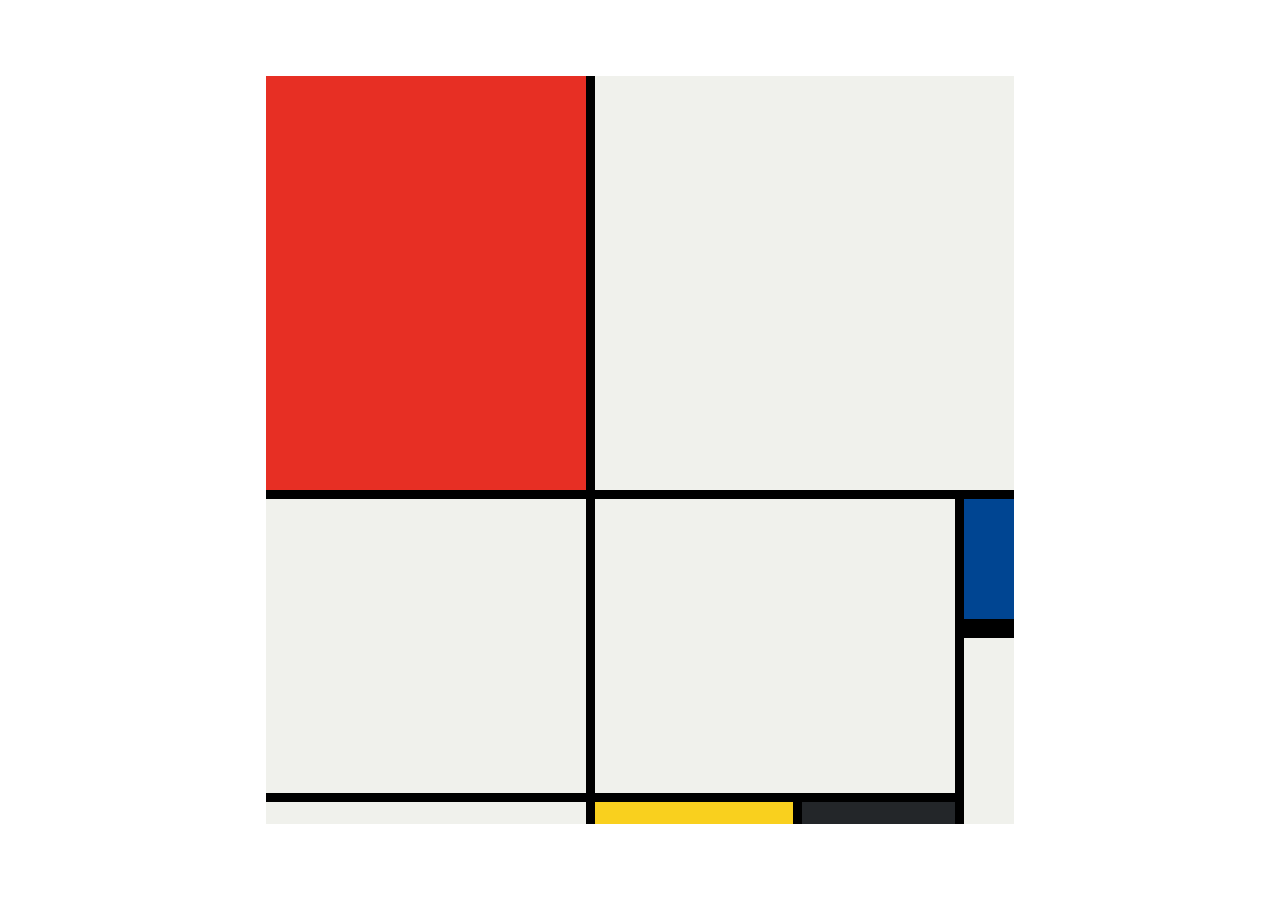
<file: Web-Development-Activities/10.3 Mondrian Project/index.html>
<!DOCTYPE html>
<html lang="en">

<head>
  <meta charset="UTF-8">
  <meta name="viewport" content="width=device-width, initial-scale=1.0">
  <title>Mondrian Project</title>
  <style>
    /* 
    Write your CSS here 
    Gap Colour: #000
    White: #F0F1EC
    Red: #E72F24
    Black: #232629
    Blue: #004592
    Yellow: #F9D01E

    For dimensions, see dimensions.png image.
    HINT: Remember you can't change the properties of grid lines.
    But grid lines are transparent!
    */
    body{
      display: flex;
      justify-content: center;
      align-items: center;
      height: 100vh;
      margin: 0;
      padding: 0;
    }

    .container {
      height: 748px;
      width: 748px;
      display: grid;
      background-color: #000;
      grid-template-columns: 320px 198px 153px 50px;
      grid-template-rows: 414px 130px 155px 22px;
      gap: 9px;
    }

    .item {
      background-color: #F0F1EC;
    }

    .red {
      background-color: #E72F24;
    }

    .white1 {
      grid-column: span 3;
    }

    .white2 {
      grid-row: span 2;
    }

    .white3 {
      grid-area: 2 / 2 / 4 /4
    }

    .blue {
      background-color: #004592;
      border-bottom: 10px solid #000;
    }

    .white4 {
      grid-row: span 2;
    }

    .yellow {
      background-color: #F9D01E;
    }

    .black {
      background-color: #232629;
    }
  </style>
</head>

<body>
  <!-- Write your HTML here -->
  <div class="container">
    <div class="item red"></div>
    <div class="item white1"></div>
    <div class="item white2"></div>
    <div class="item white3"></div>

    <div class="item blue"></div>
    <div class="item white4"></div>

    <div class="item"></div>
    <div class="item yellow"></div>
    <div class="item black"></div>
  </div>

</html>
</file>
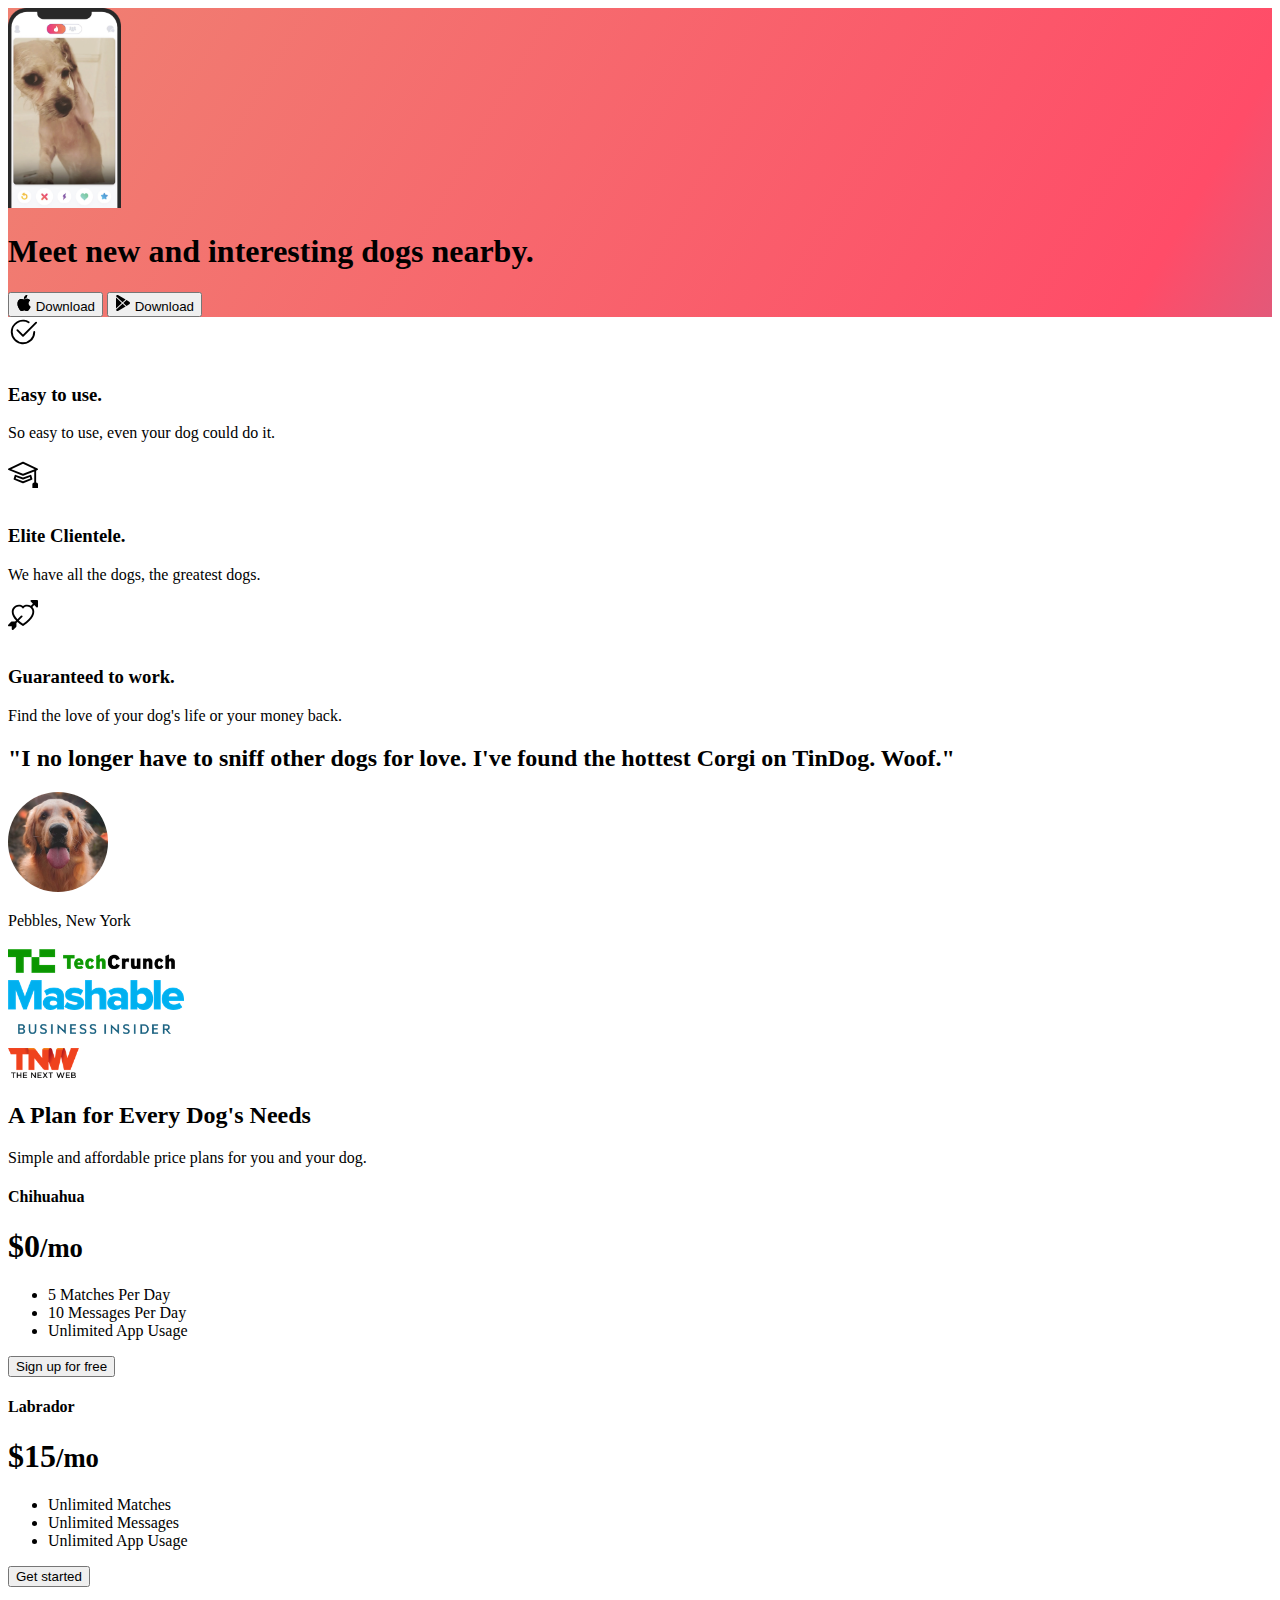
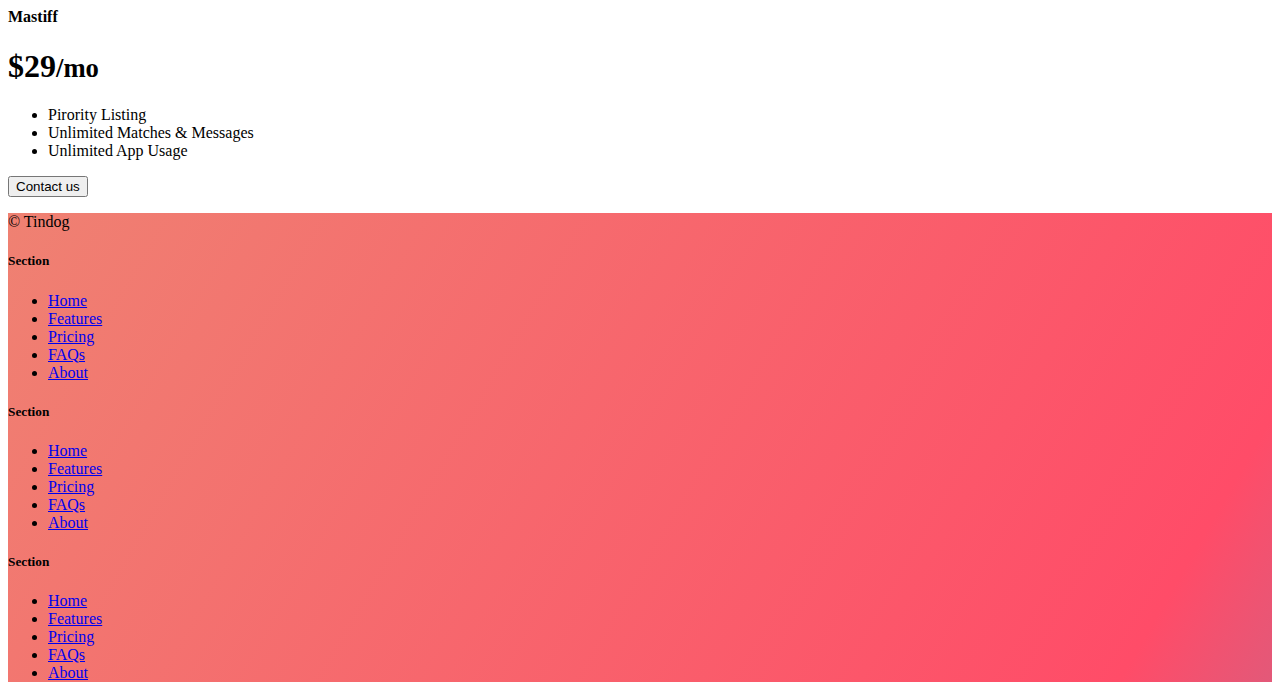
<file: Web-Development-Activities/11.3 TinDog Project/index.html>
<!DOCTYPE html>
<html lang="en">
  <head>
    <meta charset="UTF-8" />
    <meta name="viewport" content="width=device-width, initial-scale=1.0" />
    <link rel="stylesheet" href="./css/style.css" />
    <link
      href="https://cdn.jsdelivr.net/npm/bootstrap@5.3.0-alpha3/dist/css/bootstrap.min.css"
      rel="stylesheet"
      integrity="sha384-KK94CHFLLe+nY2dmCWGMq91rCGa5gtU4mk92HdvYe+M/SXH301p5ILy+dN9+nJOZ"
      crossorigin="anonymous"
    />
    <title>TinDog</title>
  </head>

  <body>
    <!-- Title -->
    <section id="title" class="gradient-background">
      <div class="container col-xxl-8 px-4 pt-5">
        <div class="row flex-lg-row-reverse align-items-center g-5 pt-5">
          <div class="col-10 col-sm-8 col-lg-6">
            <img
              src="./images/iphone.png"
              class="d-block mx-lg-auto img-fluid"
              alt="Bootstrap Themes"
              height="200"
              loading="lazy"
            />
          </div>
          <div class="col-lg-6">
            <h1 class="display-5 fw-bold text-body-emphasis lh-1 mb-3">
              Meet new and interesting dogs nearby.
            </h1>

            <div class="d-grid gap-2 d-md-flex justify-content-md-start">
              <button type="button" class="btn btn-light btn-lg px-4 me-md-2">
                <svg
                  xmlns="http://www.w3.org/2000/svg"
                  width="16"
                  height="16"
                  fill="currentColor"
                  class="bi bi-apple mb-1"
                  viewBox="0 0 16 16"
                >
                  <path
                    d="M11.182.008C11.148-.03 9.923.023 8.857 1.18c-1.066 1.156-.902 2.482-.878 2.516.024.034 1.52.087 2.475-1.258.955-1.345.762-2.391.728-2.43Zm3.314 11.733c-.048-.096-2.325-1.234-2.113-3.422.212-2.189 1.675-2.789 1.698-2.854.023-.065-.597-.79-1.254-1.157a3.692 3.692 0 0 0-1.563-.434c-.108-.003-.483-.095-1.254.116-.508.139-1.653.589-1.968.607-.316.018-1.256-.522-2.267-.665-.647-.125-1.333.131-1.824.328-.49.196-1.422.754-2.074 2.237-.652 1.482-.311 3.83-.067 4.56.244.729.625 1.924 1.273 2.796.576.984 1.34 1.667 1.659 1.899.319.232 1.219.386 1.843.067.502-.308 1.408-.485 1.766-.472.357.013 1.061.154 1.782.539.571.197 1.111.115 1.652-.105.541-.221 1.324-1.059 2.238-2.758.347-.79.505-1.217.473-1.282Z"
                  />
                  <path
                    d="M11.182.008C11.148-.03 9.923.023 8.857 1.18c-1.066 1.156-.902 2.482-.878 2.516.024.034 1.52.087 2.475-1.258.955-1.345.762-2.391.728-2.43Zm3.314 11.733c-.048-.096-2.325-1.234-2.113-3.422.212-2.189 1.675-2.789 1.698-2.854.023-.065-.597-.79-1.254-1.157a3.692 3.692 0 0 0-1.563-.434c-.108-.003-.483-.095-1.254.116-.508.139-1.653.589-1.968.607-.316.018-1.256-.522-2.267-.665-.647-.125-1.333.131-1.824.328-.49.196-1.422.754-2.074 2.237-.652 1.482-.311 3.83-.067 4.56.244.729.625 1.924 1.273 2.796.576.984 1.34 1.667 1.659 1.899.319.232 1.219.386 1.843.067.502-.308 1.408-.485 1.766-.472.357.013 1.061.154 1.782.539.571.197 1.111.115 1.652-.105.541-.221 1.324-1.059 2.238-2.758.347-.79.505-1.217.473-1.282Z"
                  />
                </svg>
                Download
              </button>
              <button type="button" class="btn btn-outline-light btn-lg px-4">
                <svg
                  xmlns="http://www.w3.org/2000/svg"
                  width="16"
                  height="16"
                  fill="currentColor"
                  class="bi bi-google-play mb-1"
                  viewBox="0 0 16 16"
                >
                  <path
                    d="M14.222 9.374c1.037-.61 1.037-2.137 0-2.748L11.528 5.04 8.32 8l3.207 2.96 2.694-1.586Zm-3.595 2.116L7.583 8.68 1.03 14.73c.201 1.029 1.36 1.61 2.303 1.055l7.294-4.295ZM1 13.396V2.603L6.846 8 1 13.396ZM1.03 1.27l6.553 6.05 3.044-2.81L3.333.215C2.39-.341 1.231.24 1.03 1.27Z"
                  />
                </svg>
                Download
              </button>
            </div>
          </div>
        </div>
      </div>
    </section>
    <!-- Features -->
    <section id="features">
      <div class="container mt-5">
        <div class="row g-4 py-5 row-cols-1 row-cols-lg-3">
          <div class="col d-flex align-items-start">
            <div
              class="icon-square text-body-emphasis bg-body-secondary d-inline-flex align-items-center justify-content-center fs-4 flex-shrink-0 me-3"
            >
              <svg
                xmlns="http://www.w3.org/2000/svg"
                height="30"
                fill="currentColor"
                class="bi bi-check2-circle"
                viewBox="0 0 16 16"
              >
                <path
                  d="M2.5 8a5.5 5.5 0 0 1 8.25-4.764.5.5 0 0 0 .5-.866A6.5 6.5 0 1 0 14.5 8a.5.5 0 0 0-1 0 5.5 5.5 0 1 1-11 0z"
                />
                <path
                  d="M15.354 3.354a.5.5 0 0 0-.708-.708L8 9.293 5.354 6.646a.5.5 0 1 0-.708.708l3 3a.5.5 0 0 0 .708 0l7-7z"
                />
              </svg>
            </div>
            <div>
              <h3 class="fs-2">Easy to use.</h3>
              <p>So easy to use, even your dog could do it.</p>
            </div>
          </div>
          <div class="col d-flex align-items-start">
            <div
              class="icon-square text-body-emphasis bg-body-secondary d-inline-flex align-items-center justify-content-center fs-4 flex-shrink-0 me-3"
            >
              <svg
                xmlns="http://www.w3.org/2000/svg"
                height="30"
                fill="currentColor"
                class="bi bi-mortarboard"
                viewBox="0 0 16 16"
              >
                <path
                  d="M8.211 2.047a.5.5 0 0 0-.422 0l-7.5 3.5a.5.5 0 0 0 .025.917l7.5 3a.5.5 0 0 0 .372 0L14 7.14V13a1 1 0 0 0-1 1v2h3v-2a1 1 0 0 0-1-1V6.739l.686-.275a.5.5 0 0 0 .025-.917l-7.5-3.5ZM8 8.46 1.758 5.965 8 3.052l6.242 2.913L8 8.46Z"
                />
                <path
                  d="M4.176 9.032a.5.5 0 0 0-.656.327l-.5 1.7a.5.5 0 0 0 .294.605l4.5 1.8a.5.5 0 0 0 .372 0l4.5-1.8a.5.5 0 0 0 .294-.605l-.5-1.7a.5.5 0 0 0-.656-.327L8 10.466 4.176 9.032Zm-.068 1.873.22-.748 3.496 1.311a.5.5 0 0 0 .352 0l3.496-1.311.22.748L8 12.46l-3.892-1.556Z"
                />
              </svg>
            </div>
            <div>
              <h3 class="fs-2">Elite Clientele.</h3>
              <p>We have all the dogs, the greatest dogs.</p>
            </div>
          </div>
          <div class="col d-flex align-items-start">
            <div
              class="icon-square text-body-emphasis bg-body-secondary d-inline-flex align-items-center justify-content-center fs-4 flex-shrink-0 me-3"
            >
              <svg
                xmlns="http://www.w3.org/2000/svg"
                height="30"
                fill="currentColor"
                class="bi bi-arrow-through-heart"
                viewBox="0 0 16 16"
              >
                <path
                  fill-rule="evenodd"
                  d="M2.854 15.854A.5.5 0 0 1 2 15.5V14H.5a.5.5 0 0 1-.354-.854l1.5-1.5A.5.5 0 0 1 2 11.5h1.793l.53-.53c-.771-.802-1.328-1.58-1.704-2.32-.798-1.575-.775-2.996-.213-4.092C3.426 2.565 6.18 1.809 8 3.233c1.25-.98 2.944-.928 4.212-.152L13.292 2 12.147.854A.5.5 0 0 1 12.5 0h3a.5.5 0 0 1 .5.5v3a.5.5 0 0 1-.854.354L14 2.707l-1.006 1.006c.236.248.44.531.6.845.562 1.096.585 2.517-.213 4.092-.793 1.563-2.395 3.288-5.105 5.08L8 13.912l-.276-.182a21.86 21.86 0 0 1-2.685-2.062l-.539.54V14a.5.5 0 0 1-.146.354l-1.5 1.5Zm2.893-4.894A20.419 20.419 0 0 0 8 12.71c2.456-1.666 3.827-3.207 4.489-4.512.679-1.34.607-2.42.215-3.185-.817-1.595-3.087-2.054-4.346-.761L8 4.62l-.358-.368c-1.259-1.293-3.53-.834-4.346.761-.392.766-.464 1.845.215 3.185.323.636.815 1.33 1.519 2.065l1.866-1.867a.5.5 0 1 1 .708.708L5.747 10.96Z"
                />
              </svg>
            </div>
            <div>
              <h3 class="fs-2">Guaranteed to work.</h3>
              <p>Find the love of your dog's life or your money back.</p>
            </div>
          </div>
        </div>
      </div>
    </section>
    <!-- Testimonial -->
    <section id="testimonial">
      <div class="my-5">
        <div class="p-5 text-center bg-body-tertiary">
          <div class="container py-5">
            <h2 class="text-body-emphasis">
              "I no longer have to sniff other dogs for love. I've found the
              hottest Corgi on TinDog. Woof."
            </h2>
            <img
              class="profile-img mt-5"
              src="./images/dog-img.jpg"
              alt="dog image"
            />
            <p class="col-lg-8 mx-auto lead mt-2">Pebbles, New York</p>
          </div>

          <div class="container">
            <div class="row">
              <div class="col-lg-3 col-sm-12">
                <img
                  src="./images/techcrunch.png"
                  alt="techcrunch"
                  height="30"
                />
              </div>
              <div class="col-lg-3 col-sm-12">
                <img src="./images/mashable.png" alt="mashable" height="30" />
              </div>
              <div class="col-lg-3 col-sm-12">
                <img
                  src="./images/bizinsider.png"
                  alt="bizinsider"
                  height="30"
                />
              </div>
              <div class="col-lg-3 col-sm-12">
                <img src="./images/tnw.png" alt="tnw" height="30" />
              </div>
            </div>
          </div>
        </div>
      </div>
    </section>
    <!-- Pricing -->
    <section id="pricing">
      <div class="container">
        <div class="pricing-header p-3 pb-md-4 mx-auto text-center">
          <h2 class="display-4 fw-normal">A Plan for Every Dog's Needs</h2>
          <p class="fs-5 text-body-secondary">
            Simple and affordable price plans for you and your dog.
          </p>
        </div>

        <div class="row row-cols-1 row-cols-md-3 mb-3 text-center">
          <div class="col">
            <div class="card mb-4 rounded-3 shadow-sm">
              <div class="card-header py-3">
                <h4 class="my-0 fw-normal">Chihuahua</h4>
              </div>
              <div class="card-body">
                <h1 class="card-title pricing-card-title">
                  $0<small class="text-body-secondary fw-light">/mo</small>
                </h1>
                <ul class="list-unstyled mt-3 mb-4">
                  <li>5 Matches Per Day</li>
                  <li>10 Messages Per Day</li>
                  <li>Unlimited App Usage</li>
                </ul>
                <button type="button" class="w-100 btn btn-lg btn-outline-dark">
                  Sign up for free
                </button>
              </div>
            </div>
          </div>
          <div class="col">
            <div class="card mb-4 rounded-3 shadow-sm">
              <div class="card-header py-3">
                <h4 class="my-0 fw-normal">Labrador</h4>
              </div>
              <div class="card-body">
                <h1 class="card-title pricing-card-title">
                  $15<small class="text-body-secondary fw-light">/mo</small>
                </h1>
                <ul class="list-unstyled mt-3 mb-4">
                  <li>Unlimited Matches</li>
                  <li>Unlimited Messages</li>
                  <li>Unlimited App Usage</li>
                </ul>
                <button type="button" class="w-100 btn btn-lg btn-dark">
                  Get started
                </button>
              </div>
            </div>
          </div>
          <div class="col">
            <div class="card mb-4 rounded-3 shadow-sm border-dark">
              <div class="card-header py-3 text-bg-dark border-dark">
                <h4 class="my-0 fw-normal">Mastiff</h4>
              </div>
              <div class="card-body">
                <h1 class="card-title pricing-card-title">
                  $29<small class="text-body-secondary fw-light">/mo</small>
                </h1>
                <ul class="list-unstyled mt-3 mb-4">
                  <li>Pirority Listing</li>
                  <li>Unlimited Matches & Messages</li>
                  <li>Unlimited App Usage</li>
                </ul>
                <button type="button" class="w-100 btn btn-lg btn-dark">
                  Contact us
                </button>
              </div>
            </div>
          </div>
        </div>
      </div>
    </section>
    <!-- Footer -->
    <section id="contact" class="gradient-background">
      <div class="container">
        <footer
          class="row row-cols-1 row-cols-sm-2 row-cols-md-5 py-5 mt-5 border-top"
        >
          <div class="col mb-3">
            <p class="text-body-secondary">© Tindog</p>
          </div>

          <div class="col mb-3"></div>

          <div class="col mb-3">
            <h5>Section</h5>
            <ul class="nav flex-column">
              <li class="nav-item mb-2">
                <a href="#" class="nav-link p-0 text-body-secondary">Home</a>
              </li>
              <li class="nav-item mb-2">
                <a href="#" class="nav-link p-0 text-body-secondary"
                  >Features</a
                >
              </li>
              <li class="nav-item mb-2">
                <a href="#" class="nav-link p-0 text-body-secondary">Pricing</a>
              </li>
              <li class="nav-item mb-2">
                <a href="#" class="nav-link p-0 text-body-secondary">FAQs</a>
              </li>
              <li class="nav-item mb-2">
                <a href="#" class="nav-link p-0 text-body-secondary">About</a>
              </li>
            </ul>
          </div>

          <div class="col mb-3">
            <h5>Section</h5>
            <ul class="nav flex-column">
              <li class="nav-item mb-2">
                <a href="#" class="nav-link p-0 text-body-secondary">Home</a>
              </li>
              <li class="nav-item mb-2">
                <a href="#" class="nav-link p-0 text-body-secondary"
                  >Features</a
                >
              </li>
              <li class="nav-item mb-2">
                <a href="#" class="nav-link p-0 text-body-secondary">Pricing</a>
              </li>
              <li class="nav-item mb-2">
                <a href="#" class="nav-link p-0 text-body-secondary">FAQs</a>
              </li>
              <li class="nav-item mb-2">
                <a href="#" class="nav-link p-0 text-body-secondary">About</a>
              </li>
            </ul>
          </div>

          <div class="col mb-3">
            <h5>Section</h5>
            <ul class="nav flex-column">
              <li class="nav-item mb-2">
                <a href="#" class="nav-link p-0 text-body-secondary">Home</a>
              </li>
              <li class="nav-item mb-2">
                <a href="#" class="nav-link p-0 text-body-secondary"
                  >Features</a
                >
              </li>
              <li class="nav-item mb-2">
                <a href="#" class="nav-link p-0 text-body-secondary">Pricing</a>
              </li>
              <li class="nav-item mb-2">
                <a href="#" class="nav-link p-0 text-body-secondary">FAQs</a>
              </li>
              <li class="nav-item mb-2">
                <a href="#" class="nav-link p-0 text-body-secondary">About</a>
              </li>
            </ul>
          </div>
        </footer>
      </div>
    </section>
  </body>
</html>
</file>
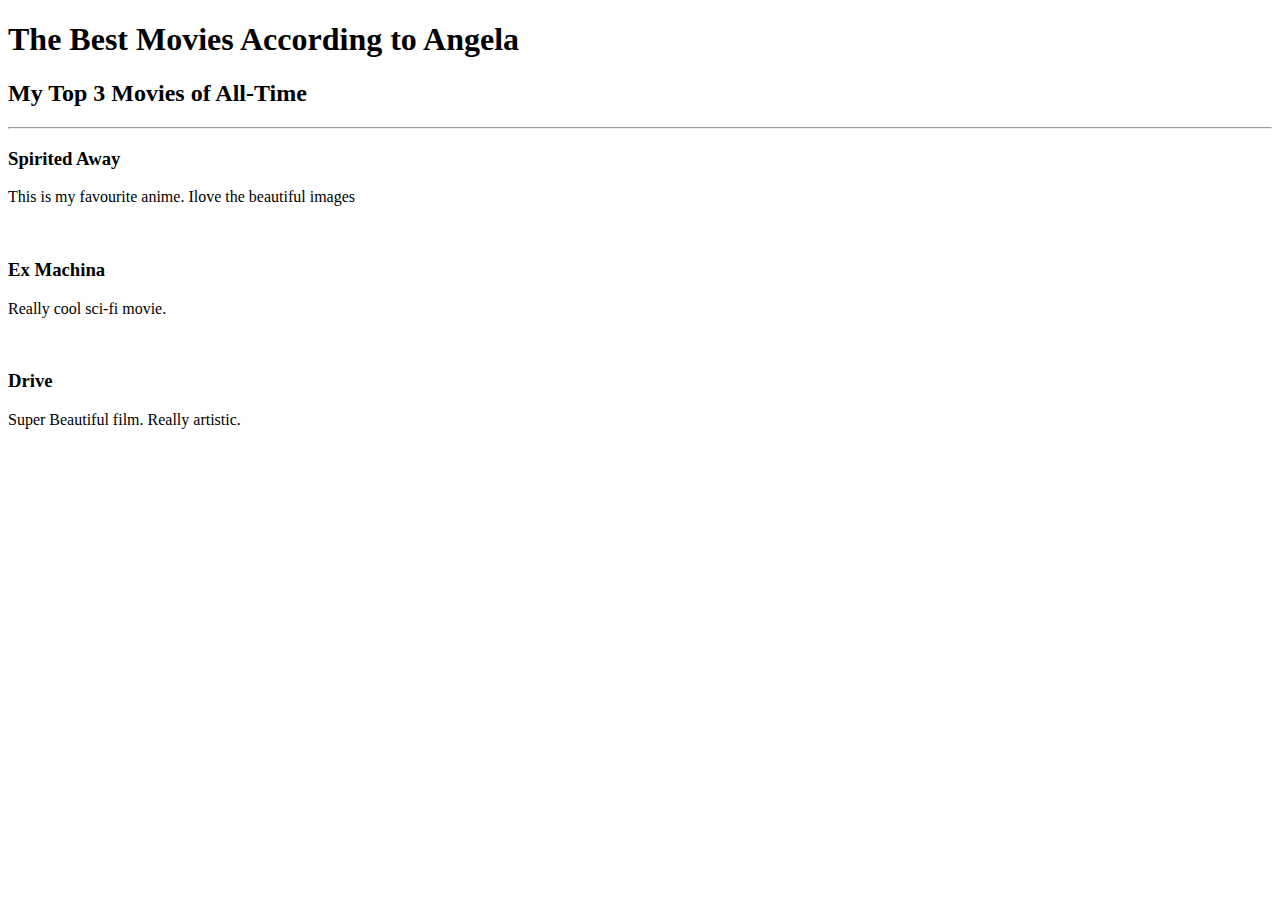
<file: Web-Development-Activities/2.4 Movie Ranking Project/index.html>
<!-- Write your code below -->
<!DOCTYPE html>
<html lang="en">
  <head>
    <meta charset="UTF-8" />
    <meta name="viewport" content="width=device-width, initial-scale=1.0" />
    <title>Document</title>
  </head>
  <body>
    <h1>The Best Movies According to Angela</h1>
    <h2>My Top 3 Movies of All-Time</h2>
    <hr />
    <h3>Spirited Away</h3>
    <p>This is my favourite anime. Ilove the beautiful images</p>
    <br />
    <h3>Ex Machina</h3>
    <p>Really cool sci-fi movie.</p>
    <br />
    <h3>Drive</h3>
    <p>Super Beautiful film. Really artistic.</p>
  </body>
</html>
</file>
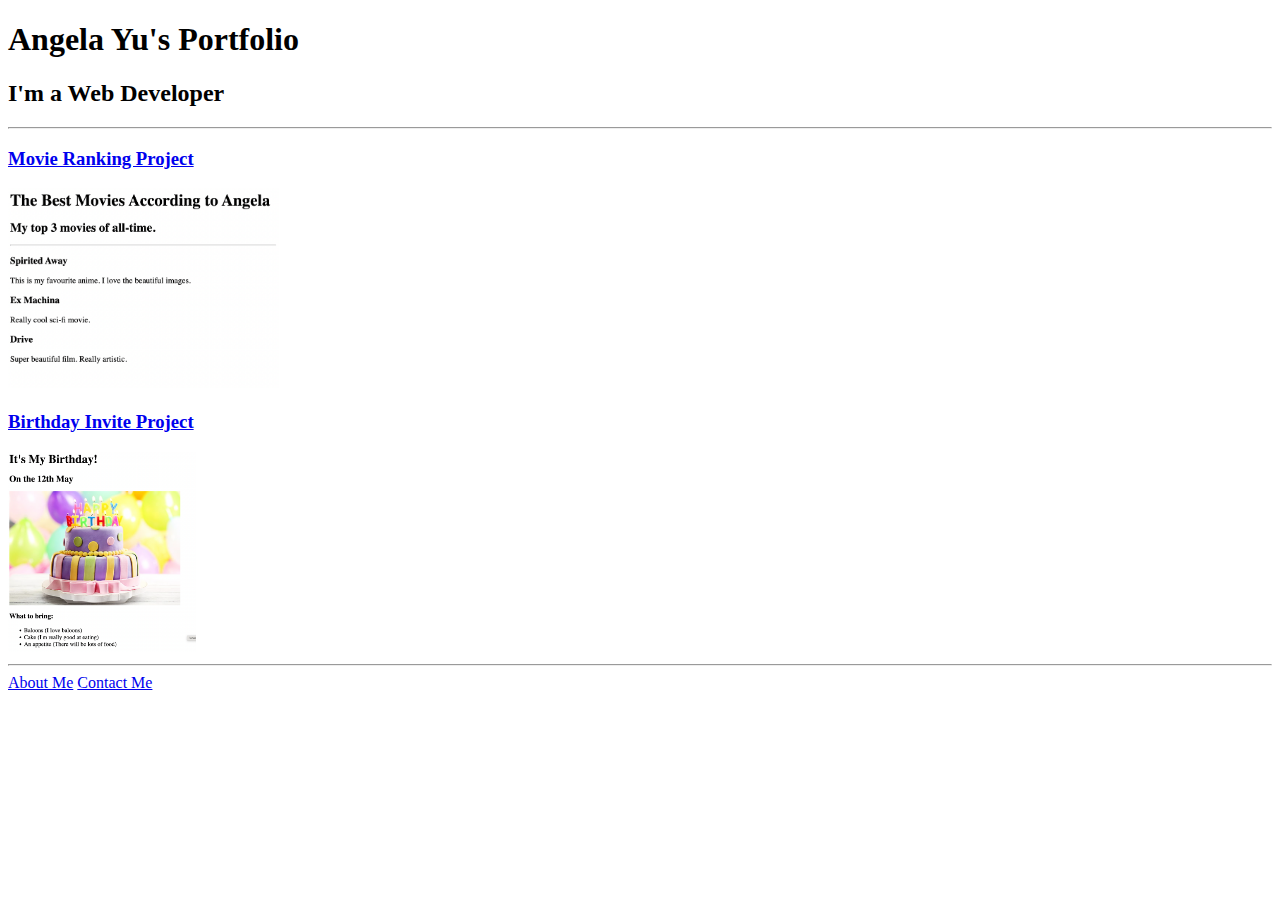
<file: Web-Development-Activities/4.3 HTML Porfolio Project/index.html>
<!-- TODO 1: Create the HTML Boilerplate -->

<!-- TODO 2: Add Your previous projects' HTML into the public folder -->

<!-- TODO 3: Take screenshots of your project previews and add the images to the images folder -->

<!-- TODO 4: Add titles/subtitles etc. -->

<!-- TODO 5: Add a link to the project pages -->

<!-- TODO 6: Add images to show the project previews
HINT for TODO 6: You can use the height attribute set to 200 to make the image smaller:
https://developer.mozilla.org/en-US/docs/Web/HTML/Element/img#attr-height -->

<!-- TODO 7: Add the Contact Me and About Me page links -->

<!DOCTYPE html>
<html lang="en">
  <head>
    <meta charset="UTF-8" />
    <meta name="viewport" content="width=device-width, initial-scale=1.0" />
    <title>Document</title>
  </head>
  <body>
    <h1>Angela Yu's Portfolio</h1>
    <h2>I'm a Web Developer</h2>
    <hr />
    <h3><a href="./public/movie-ranking.html">Movie Ranking Project</a></h3>
    <img
      src="./assets/images/movie-ranking.png"
      height="200"
      alt="movie ranking project preview"
    />
    <h3><a href="./public/birthday-invite.html">Birthday Invite Project</a></h3>
    <img
      src="./assets/images/birthday-invite.png"
      height="200"
      alt="birthday invite project preview"
    />
    <hr />
    <a href="./public/about.html">About Me</a>
    <a href="./public/contact.html">Contact Me</a>
  </body>
</html>
</file>
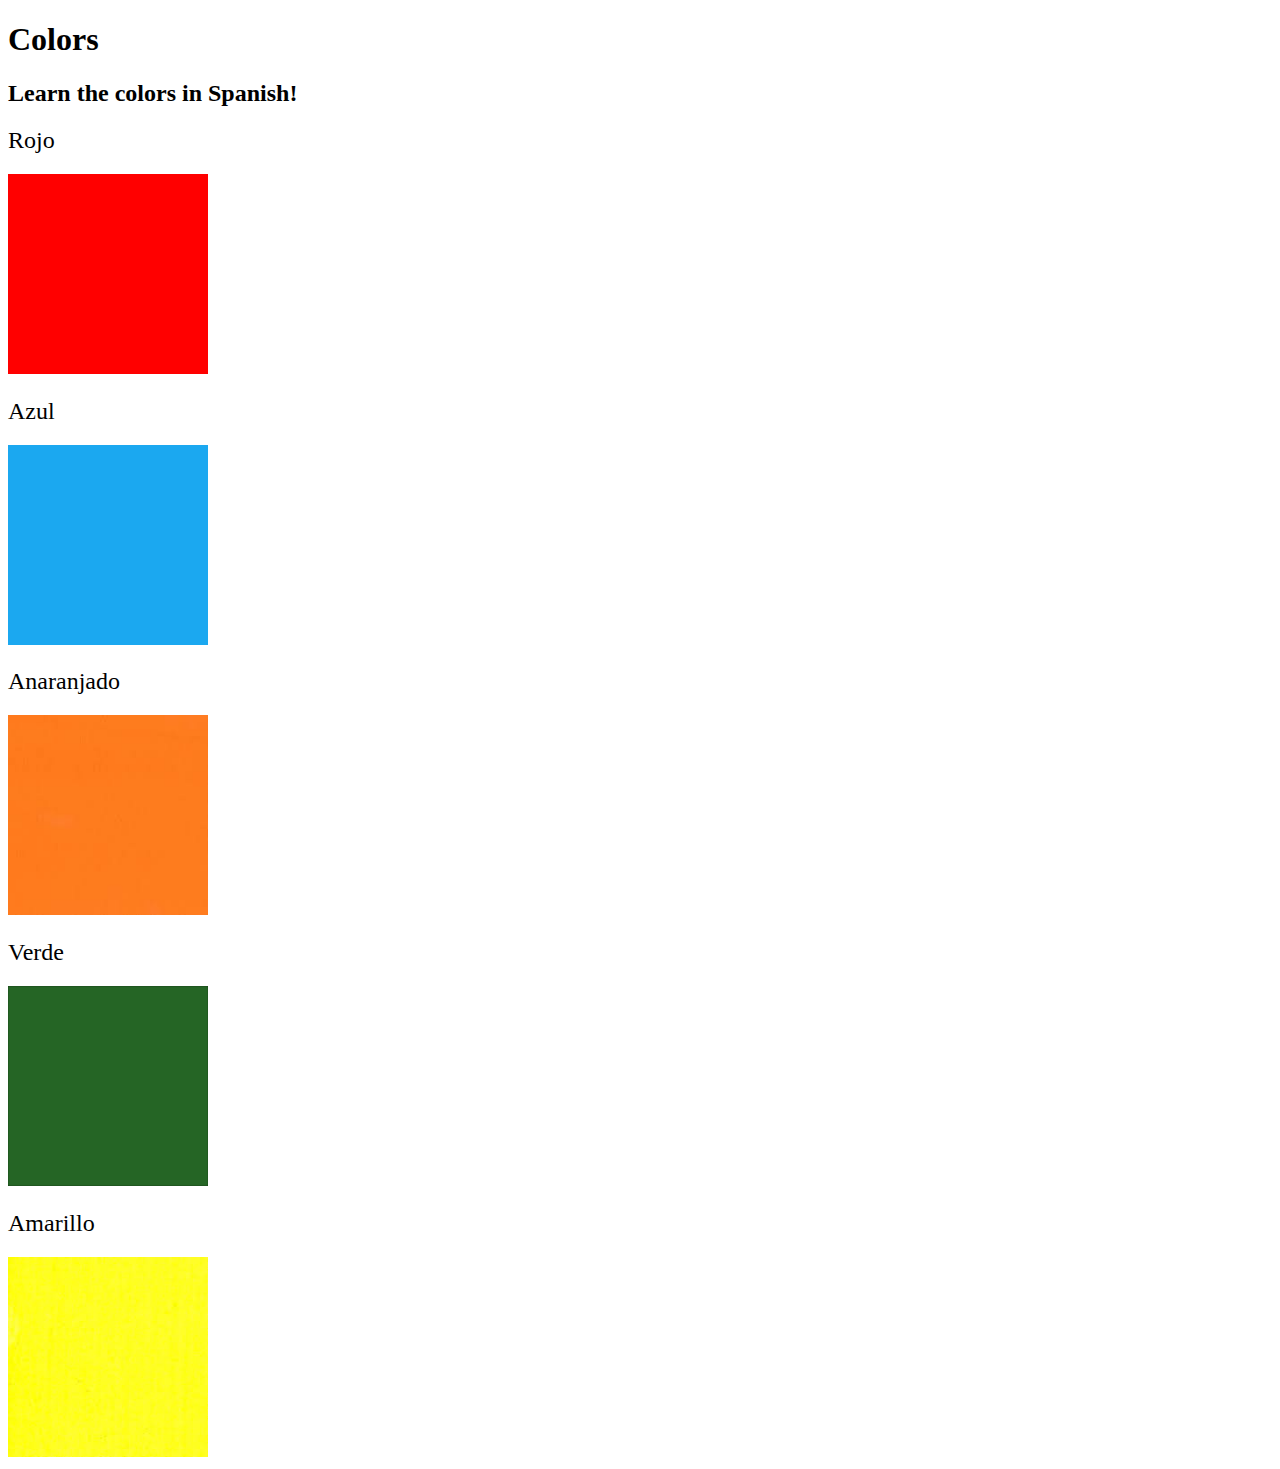
<file: Web-Development-Activities/5.4 Color Vocab Project/index.html>
<!DOCTYPE html>
<html lang="en">
  <head>
    <meta charset="UTF-8" />
    <title>Spanish Vocabulary</title>
    <link rel="stylesheet" href="./style.css" />
  </head>

  <body>
    <h1>Colors</h1>
    <h2>Learn the colors in Spanish!</h2>
    <h2 class="color-title" id="red">Rojo</h2>
    <img src="./assets/images/red.png" alt="red" />

    <h2 class="color-title" id="blue">Azul</h2>
    <img src="./assets/images/blue.png" alt="blue" />

    <h2 class="color-title" id="orange">Anaranjado</h2>
    <img src="./assets/images/orange.png" alt="orange" />

    <h2 class="color-title" id="green">Verde</h2>
    <img src="./assets/images/green.png" alt="green" />

    <h2 class="color-title" id="yellow">Amarillo</h2>
    <img src="./assets/images/yellow.png" alt="yellow" />
  </body>
</html>

<!-- 
TODOs
IMPORTANT: You should not need to make ANY CHANGES to index.html
All code should be written in your CSS file.

1. Create a CSS file and incorporate it as an external stylesheet.
2. Use CSS to style each of the color titles to meaning. 
Hint: Use the id to help if you don't know the words in spanish.
3. Use CSS to change all the color titles to have "font-weight: normal;"
4. Use CSS (not HTML) to make all the images 200px heigh and 200px wide. 
Hint: 
https://developer.mozilla.org/en-US/docs/Web/CSS/height
https://developer.mozilla.org/en-US/docs/Web/CSS/width
-->
</file>
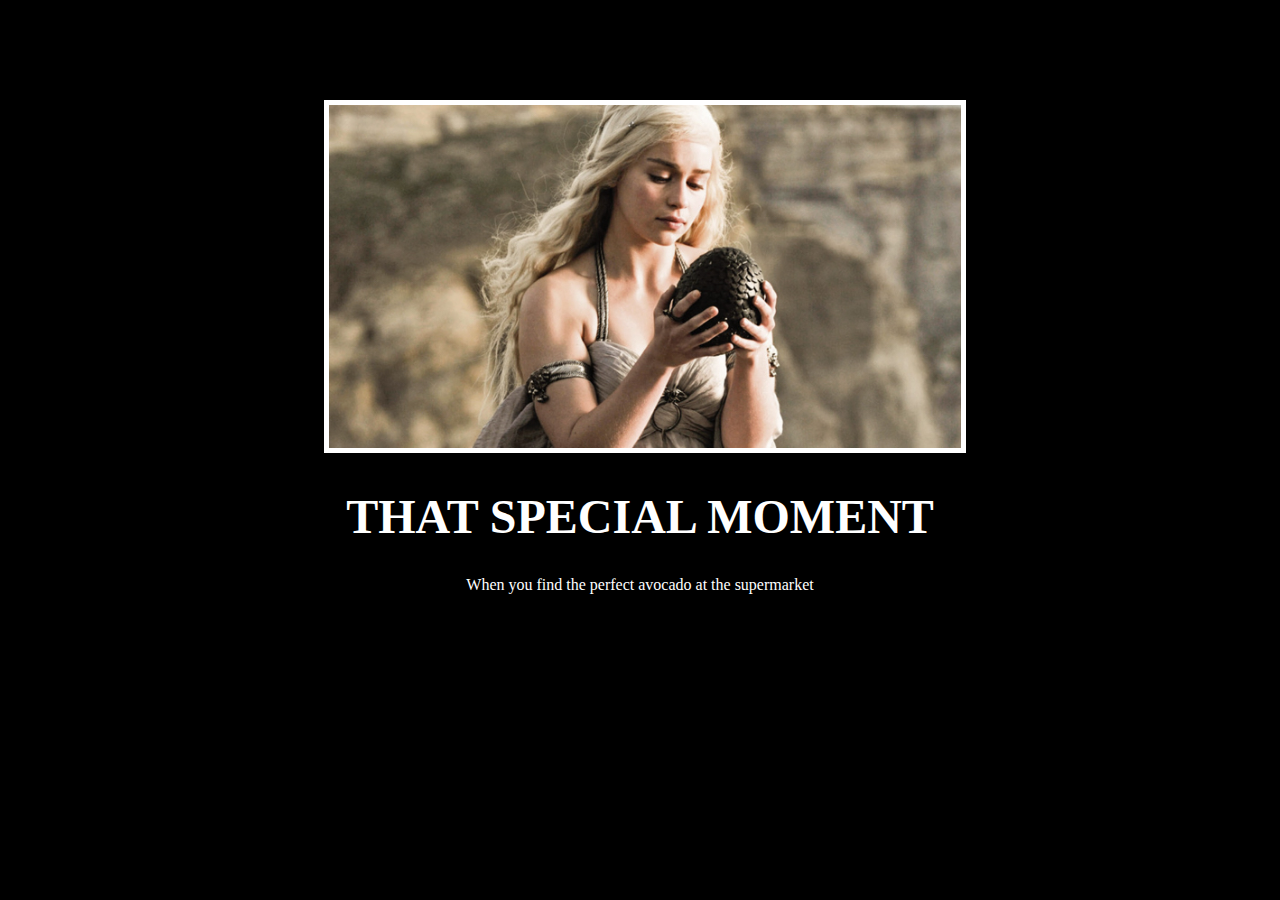
<file: Web-Development-Activities/6.4 Motivation Meme Project/index.html>
<!-- 
  TODO: Create a motivational post website.
Style it how ever you like. 
Look at the goal image for inspiration.
But it must have the following features:
1. The main h1 text should be using the Regular Libre Baskerville Font from Google Fonts:
  https://fonts.google.com/specimen/Libre+Baskerville
2. The text should be white and background black.
3. Add your own image into the images folder inside assets. It should have a 5px white border.
4. The text should be center aligned.
5. Create a div to contain the h1, p and img elements. Adjust the margins so that the image and text are centered on the page. 
  Hint: You horizontally center a div by giving it a width of 50% and a margin-left of 25%.
  Hint: Set the image to have a width of 100% so it fills the div. 
6. Read about the text-transform property on MDN docs to make the h1 uppercase with CSS.
  https://developer.mozilla.org/en-US/docs/Web/CSS/text-transform 
-->

<!DOCTYPE html>
<html lang="en">
  <head>
    <meta charset="UTF-8" />
    <meta name="viewport" content="width=device-width, initial-scale=1.0" />
    <link rel="stylesheet" href="./style.css" />
    <title>Motivation Meme</title>
  </head>
  <body>
    <div class="poster">
      <img
        class="motivation-img"
        src="./assets/images/daenerys.jpeg"
        src="daenerys with egg"
      />
      <h1>That Special Moment</h1>
      <p>When you find the perfect avocado at the supermarket</p>
    </div>
  </body>
</html>
</file>
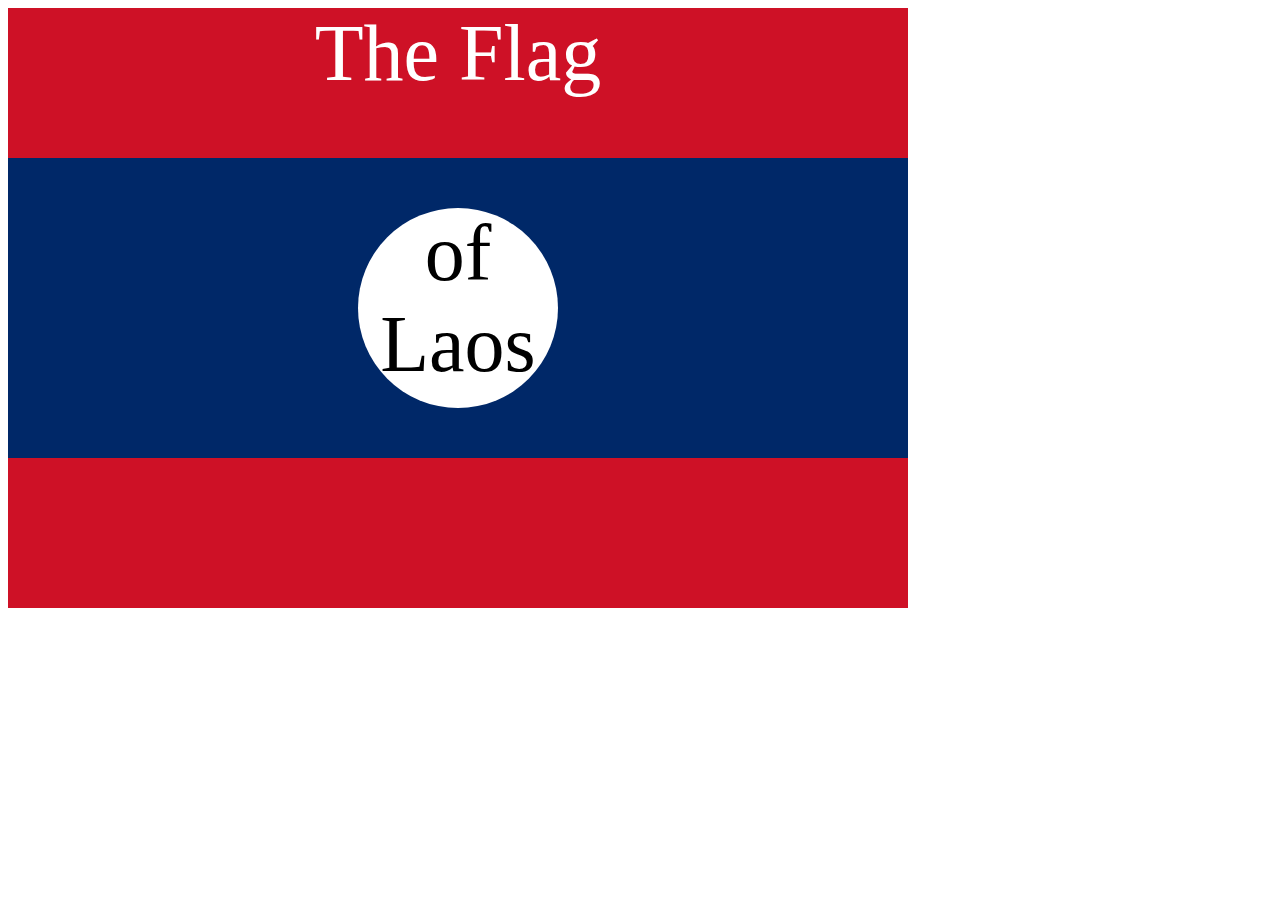
<file: Web-Development-Activities/7.3 CSS Flag Project/index.html>
<!DOCTYPE html>
<html lang="en">
  <head>
    <meta charset="UTF-8" />
    <title>CSS Flag Project</title>
    <style>
      /* Write your CSS Code here */
      .flag {
        width: 900px;
        height: 600px;
        position: relative;
        background-color: #ce1126;
      }

      .flag > div {
        background-color: #002868;
        height: 300px;
        width: 100%;
        position: absolute;
        top: 150px;
      }

      .flag > div > div {
        background-color: white;
        position: absolute;

        height: 200px;
        width: 200px;
        border-radius: 50%;
        top: 50px;
        left: 350px;
      }

      p {
        font-size: 5rem;
        color: white;
        text-align: center;
        padding: 0;
        margin: 0;
      }

      .flag > div div p {
        color: black;
      }
    </style>
  </head>

  <!-- 
  IMPORTANT! Do not change any HTML
Don't add any classes/ids/elements 
Use what you know about combining selectors 
and CSS specificity instead.
Hint 1: The flag is 900px by 600px and the circle is 200px by 200px.
Hint 2: You can use CSS inspection to get the colors from
https://appbrewery.github.io/flag-of-laos/
-->

  <body>
    <div class="flag">
      <p>The Flag</p>
      <div>
        <div>
          <p>of Laos</p>
        </div>
      </div>
    </div>
  </body>
</html>
</file>
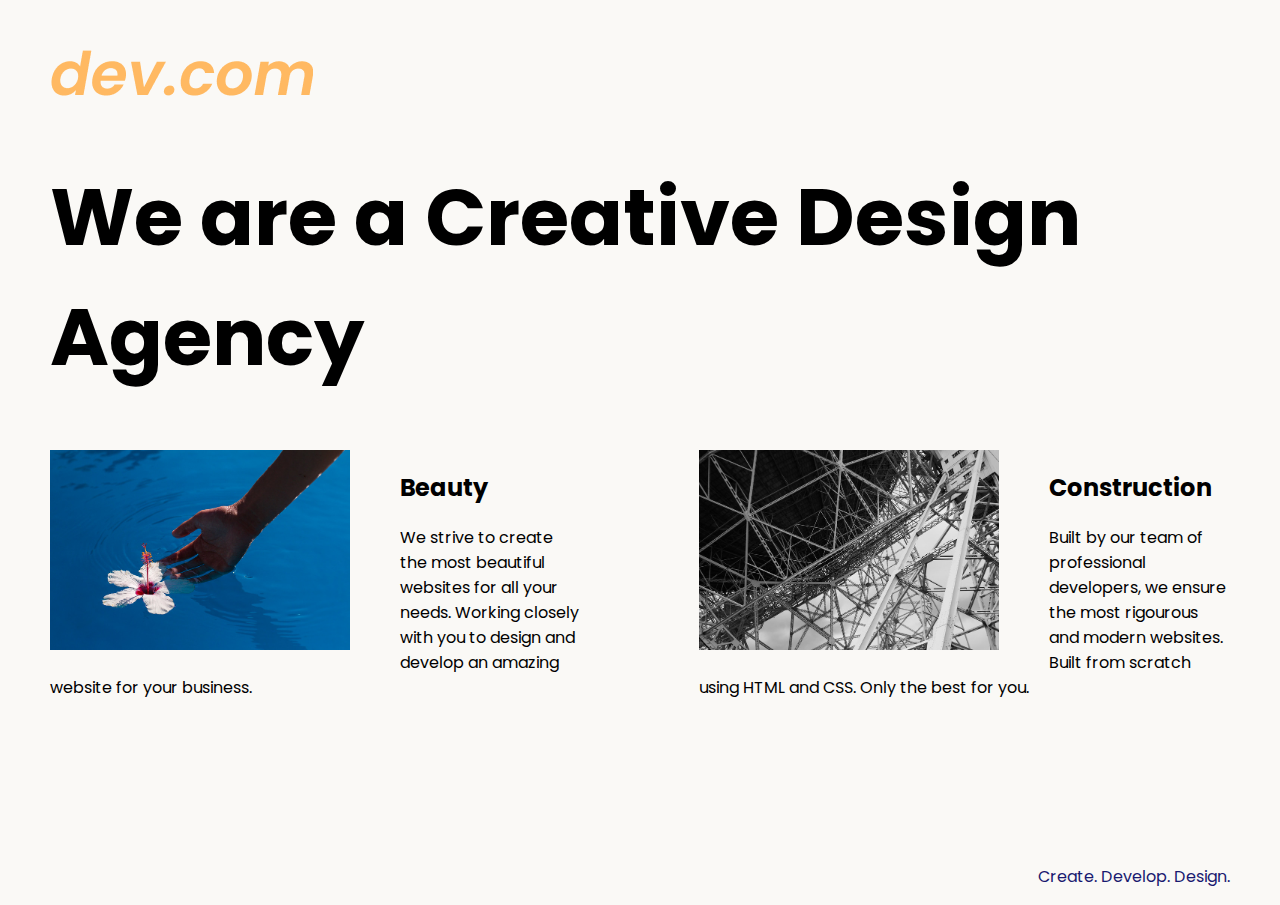
<file: Web-Development-Activities/8.4 Web Design Agency Project/index.html>
<!DOCTYPE html>
<html lang="en">

<head>
  <meta charset="UTF-8">
  <meta name="viewport" content="width=device-width, initial-scale=1.0">
  <title>Agency</title>
  <link rel="stylesheet" href="./style.css">
  <link rel="preconnect" href="https://fonts.googleapis.com">
  <link rel="preconnect" href="https://fonts.gstatic.com" crossorigin>
  <link href="https://fonts.googleapis.com/css2?family=Poppins:wght@400;700&display=swap" rel="stylesheet">
</head>

<body>
  <div class="main">
    <img class="logo" src="./assets/images/logo.png" alt="logo">
    <h1>We are a Creative Design Agency</h1>
    <div class="left card"><img class="tile-image" src="./assets/images/beautiful.jpg" alt="hand and flower in water">
      <h2 class="card-title">Beauty</h2>
      <p class="card-text">We strive to create the most beautiful websites for all your needs. Working closely with you
        to
        design and
        develop an amazing website for your business.</p>
    </div>

    <div class="right card"><img class="tile-image" src="./assets/images/construction.jpg" alt="metal structure">
      <h2 class="card-title">Construction</h2>
      <p>Built by our team of professional developers, we ensure the most rigourous and modern websites. Built from
        scratch using HTML and CSS. Only the best for you.</p>
    </div>

  </div>
  <footer>
    <p>Create. Develop. Design.</p>
  </footer>
</body>

</html>
</file>
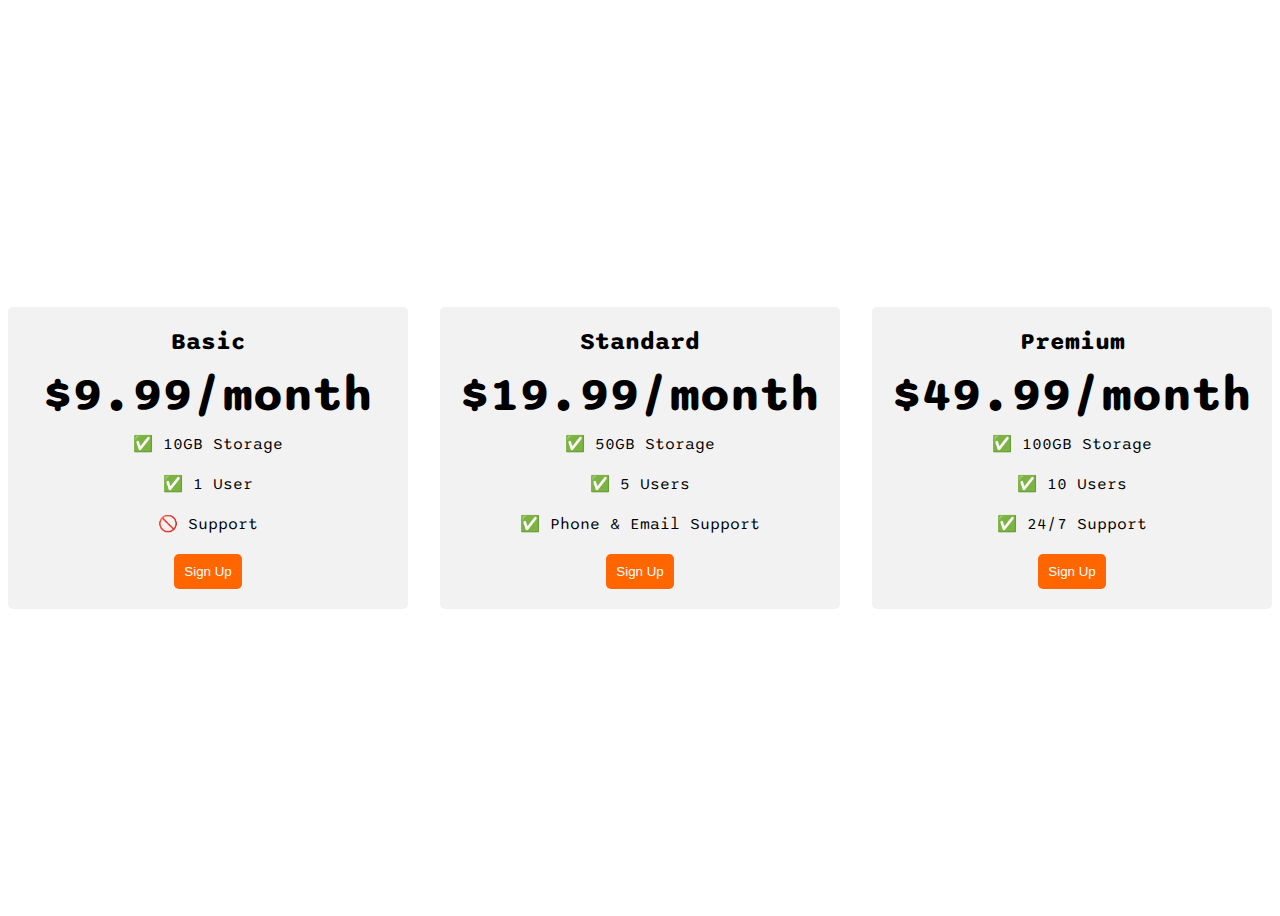
<file: Web-Development-Activities/9.4 Flexbox Pricing Table Project/index.html>
<!DOCTYPE html>
<html>
  <head>
    <title>Flexbox Pricing Table</title>
    <link rel="preconnect" href="https://fonts.googleapis.com" />
    <link rel="preconnect" href="https://fonts.gstatic.com" crossorigin />
    <link
      href="https://fonts.googleapis.com/css2?family=Sono:wght@400;700&display=swap"
      rel="stylesheet"
    />
    <style>
      body {
        font-family: "Sono", sans-serif;
      }

      .pricing-container {
        display: flex;
        justify-content: center;
        align-items: center;
        height: 100vh;
        gap: 2rem;
      }

      .pricing-plan {
        flex: 1;
        max-width: 400px;
        padding: 20px;
        background-color: #f2f2f2;
        border-radius: 5px;
        text-align: center;
      }

      .plan-title {
        font-size: 24px;
        font-weight: bold;
        margin-bottom: 10px;
      }

      .plan-price {
        font-size: 48px;
        font-weight: bold;
        margin-bottom: 10px;
      }

      .plan-features {
        list-style: none;
        padding: 0;
        margin: 0;
      }

      .plan-features li {
        margin-bottom: 20px;
      }

      .plan-button {
        padding: 10px;
        background-color: #ff6600;
        color: #fff;
        border-radius: 5px;
        border: none;
      }

      /* Hint: What can you do with a media query and flexbox? */
      @media (max-width: 1250px) {
        .pricing-container {
          flex-direction: column;
          height: 100%;
        }
      }
    </style>
  </head>

  <body>
    <div class="pricing-container">
      <div class="pricing-plan">
        <div class="plan-title">Basic</div>
        <div class="plan-price">$9.99/month</div>
        <ul class="plan-features">
          <li>✅ 10GB Storage</li>
          <li>✅ 1 User</li>
          <li>🚫 Support</li>
        </ul>
        <button class="plan-button">Sign Up</button>
      </div>
      <div class="pricing-plan">
        <div class="plan-title">Standard</div>
        <div class="plan-price">$19.99/month</div>
        <ul class="plan-features">
          <li>✅ 50GB Storage</li>
          <li>✅ 5 Users</li>
          <li>✅ Phone &amp; Email Support</li>
        </ul>
        <button class="plan-button">Sign Up</button>
      </div>
      <div class="pricing-plan">
        <div class="plan-title">Premium</div>
        <div class="plan-price">$49.99/month</div>
        <ul class="plan-features">
          <li>✅ 100GB Storage</li>
          <li>✅ 10 Users</li>
          <li>✅ 24/7 Support</li>
        </ul>
        <button class="plan-button">Sign Up</button>
      </div>
    </div>
  </body>
</html>
</file>
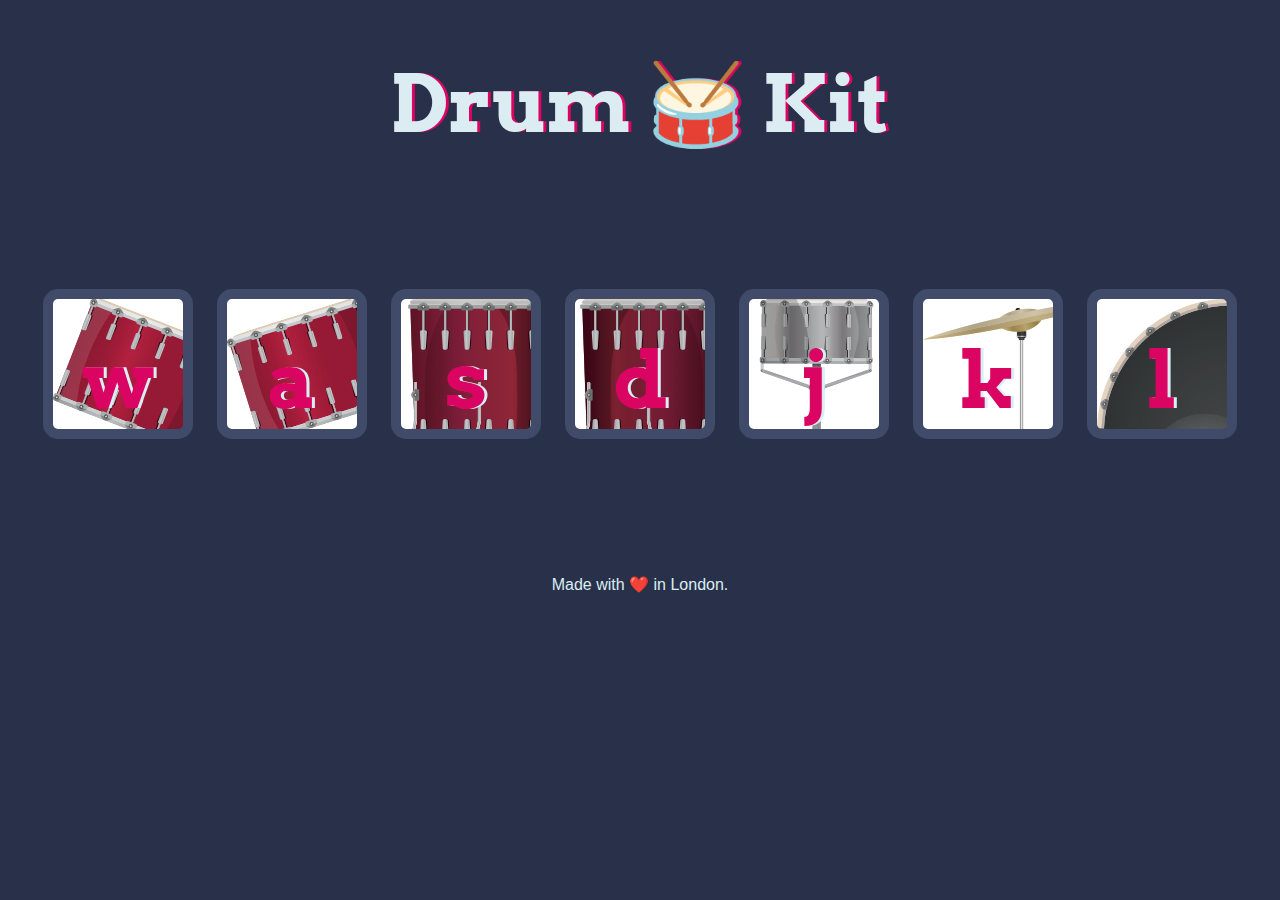
<file: Web-Development-Activities/Drum Kit Starting Files/index.html>
<!DOCTYPE html>
<html lang="en" dir="ltr">
  <head>
    <meta charset="utf-8" />
    <title>Drum Kit</title>
    <link rel="stylesheet" href="styles.css" />
    <link
      href="https://fonts.googleapis.com/css?family=Arvo"
      rel="stylesheet"
    />
  </head>

  <body>
    <h1 id="title">Drum 🥁 Kit</h1>
    <div class="set">
      <button class="w drum">w</button>
      <button class="a drum">a</button>
      <button class="s drum">s</button>
      <button class="d drum">d</button>
      <button class="j drum">j</button>
      <button class="k drum">k</button>
      <button class="l drum">l</button>
    </div>
    <script src="index.js" charset="utf-8"></script>

    <footer>Made with ❤️ in London.</footer>
  </body>
</html>
</file>
<file: Web-Development-Activities/11.3 TinDog Project/css/style.css>
.gradient-background {
  background: linear-gradient(300deg, #00bfff, #ff4c68, #ef8172);
  background-size: 180% 180%;
  animation: gradient-animation 18s ease infinite;
}

@keyframes gradient-animation {
  0% {
    background-position: 0% 50%;
  }
  50% {
    background-position: 100% 50%;
  }
  100% {
    background-position: 0% 50%;
  }
}

.icon-square {
  width: 3rem;
  height: 3rem;
  border-radius: 0.75rem;
}

.profile-img {
  height: 100px;
  border-radius: 50%;
}
</file>
<file: Web-Development-Activities/5.4 Color Vocab Project/style.css>
#red {
  font-weight: normal;
}

#blue {
  font-weight: normal;
}

#orange {
  font-weight: normal;
}

#green {
  font-weight: normal;
}

#yellow {
  font-weight: normal;
}

img {
  width: 200px;
  height: 200px;
}
</file>
<file: Web-Development-Activities/6.4 Motivation Meme Project/style.css>
body {
  background-color: black;
}
h1 {
  text-transform: uppercase;
  font-size: 3rem;
}

.poster {
  width: 50%;
  margin-left: 25%;
  margin-top: 100px;
  color: white;
  font-family: "Libre Baskerville", serif;
  text-align: center;
}

.motivation-img {
  border: 5px solid white;
  width: 100%;
}
</file>
<file: Web-Development-Activities/8.4 Web Design Agency Project/style.css>
body {
  font-family: "Poppins", sans-serif;
  margin: 50px 50px 0 50px;
  background-color: #faf9f6;
  display: flex;
  flex-direction: column;
  min-height: 95vh;
}
.main {
  flex: 1;
}

h1 {
  font-size: 5rem;
}

footer {
  text-align: right;
  color: midnightblue;
}

.tile-image {
  height: 200px;
  float: left;
  margin-right: 50px;
}

.card {
  width: 45%;
}

.left {
  float: left;
}

.right {
  float: right;
}

.creative {
  color: midnightblue;
}

@media (max-width: 680px) {
  .logo {
    width: 100px;
  }

  h1 {
    font-size: 3.5rem;
    text-align: center;
  }

  .card {
    width: 100%;
    display: block;
    margin-bottom: 30px;
    text-align: justify;
  }

  .card img {
    margin-bottom: 10px;
    width: 100%;
    display: inline;
    object-fit: cover;
  }
}
</file>
<file: Web-Development-Activities/Drum Kit Starting Files/styles.css>
body {
  text-align: center;
  background-color: #283149;
}

h1 {
  font-size: 5rem;
  color: #dbedf3;
  font-family: "Arvo", cursive;
  text-shadow: 3px 0 #da0463;
}

footer {
  color: #dbedf3;
  font-family: sans-serif;
}

.w {
  background-image: url("images/tom1.png");
}

.a {
  background-image: url("images/tom2.png");
}

.s {
  background-image: url("images/tom3.png");
}

.d {
  background-image: url("images/tom4.png");
}

.j {
  background-image: url("images/snare.png");
}

.k {
  background-image: url("images/crash.png");
}

.l {
  background-image: url("images/kick.png");
}

.set {
  margin: 10% auto;
}

.pressed {
  box-shadow: 0 3px 4px 0 #dbedf3;
  opacity: 0.5;
}

.red {
  color: red;
}

.drum {
  outline: none;
  border: 10px solid #404b69;
  font-size: 5rem;
  font-family: "Arvo", cursive;
  line-height: 2;
  font-weight: 900;
  color: #da0463;
  text-shadow: 3px 0 #dbedf3;
  border-radius: 15px;
  display: inline-block;
  width: 150px;
  height: 150px;
  text-align: center;
  margin: 10px;
  background-color: white;
}
</file>
